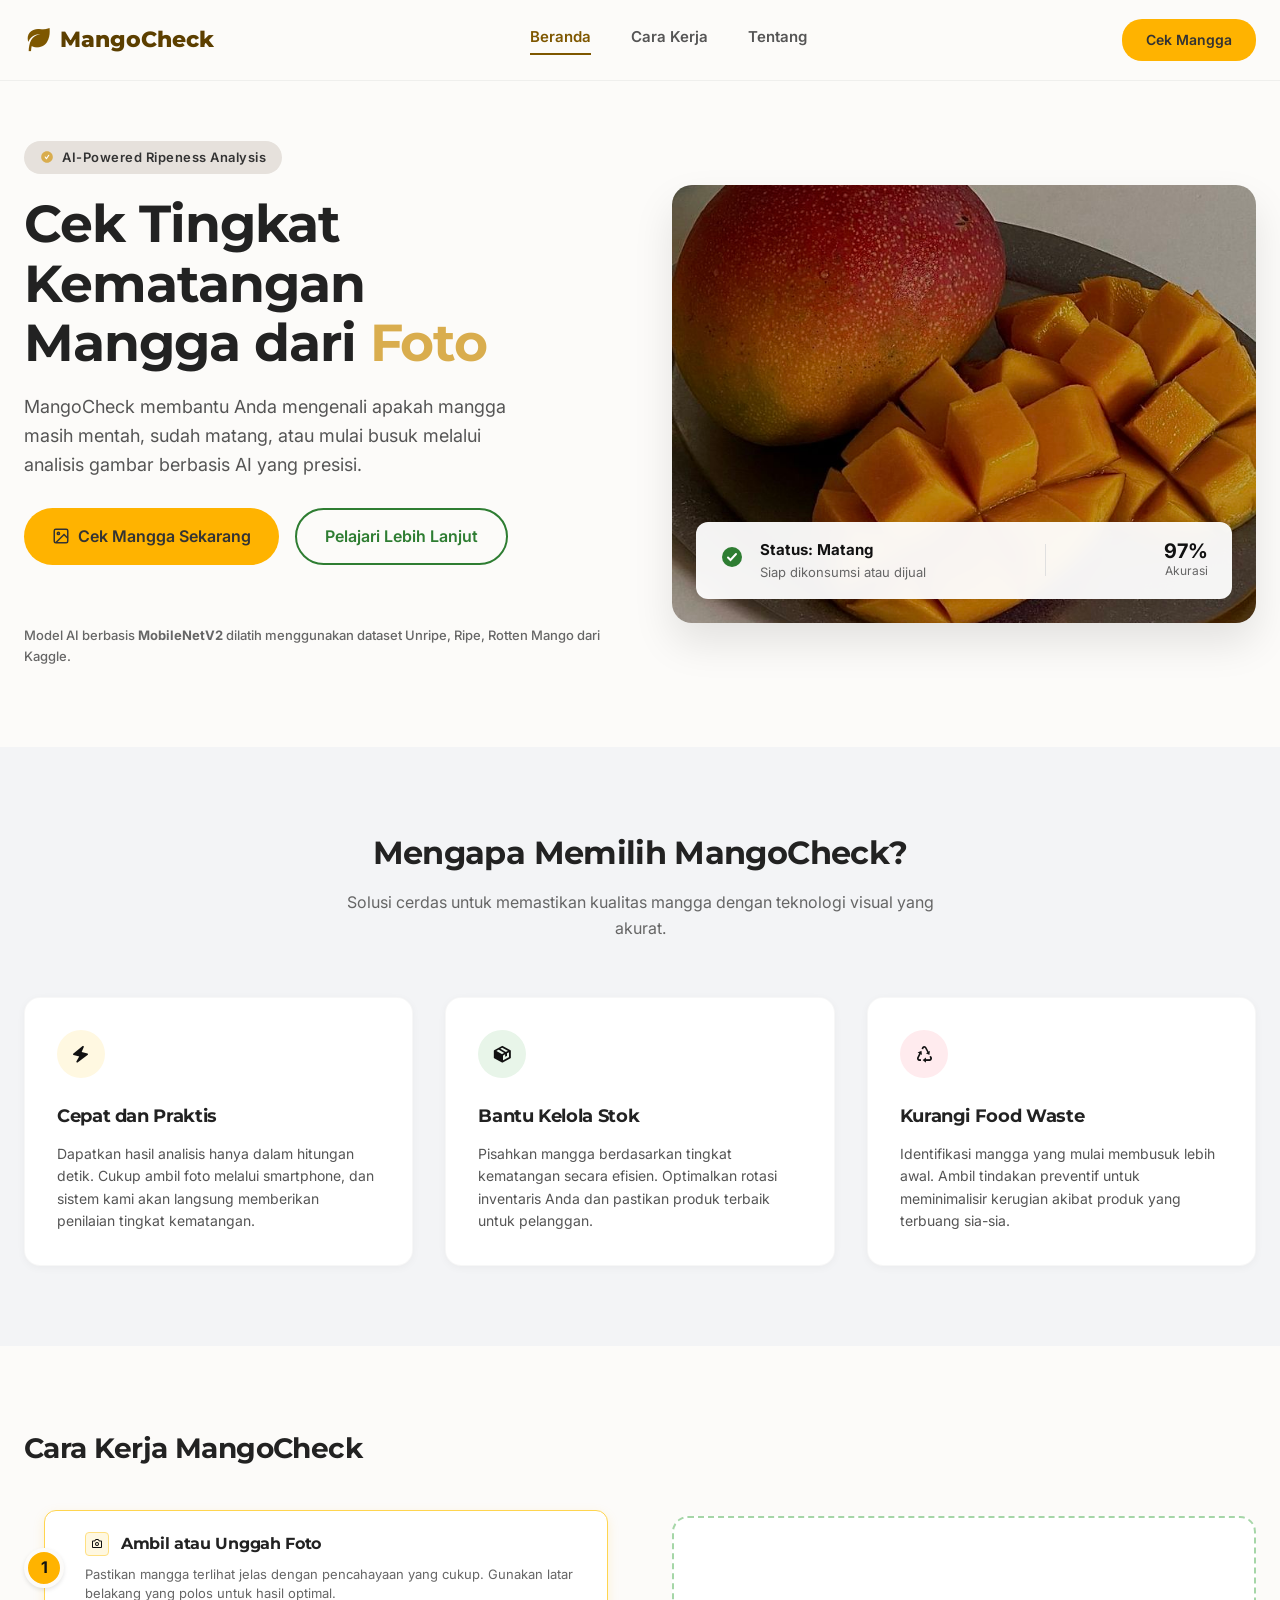
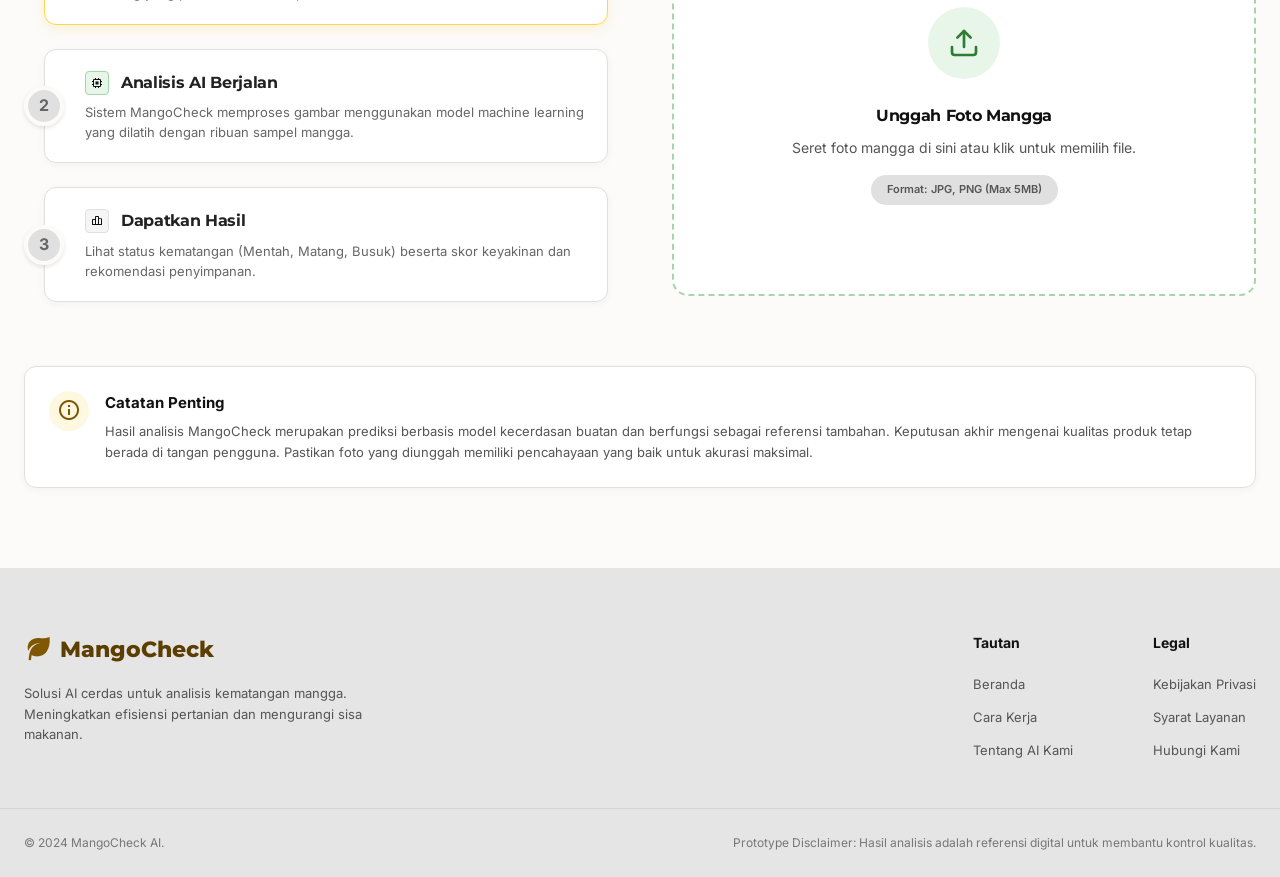
<file: Frontend/index.html>
<!DOCTYPE html>
<html lang="id">
<head>
    <meta charset="UTF-8">
    <meta name="viewport" content="width=device-width, initial-scale=1.0">
    <title>MangoCheck - Analisis Kematangan Mangga AI</title>
    <link rel="preconnect" href="https://fonts.googleapis.com">
    <link rel="preconnect" href="https://fonts.gstatic.com" crossorigin>
    <link href="https://fonts.googleapis.com/css2?family=Inter:wght@400;500;600;700&family=Montserrat:wght@600;700;800&display=swap" rel="stylesheet">
    <link href="https://unpkg.com/boxicons@2.1.4/css/boxicons.min.css" rel="stylesheet">
    <link rel="stylesheet" href="style.css">
</head>
<body>
    <!-- Header -->
    <header class="header">
        <div class="container header-content">
            <a href="index.html" class="logo">
                <i class='bx bxs-leaf' style='font-size: 28px; color: #7E5700;'></i>
                <span style="color: #5c3f00; font-family: var(--font-heading); font-weight: 800;">MangoCheck</span>
            </a>
            <nav class="nav-links">
                <a href="index.html" class="active">Beranda</a>
                <a href="upload.html">Cara Kerja</a>
                <a href="tentang.html">Tentang</a>
            </nav>
            <a href="upload.html" class="btn btn-primary" style="font-size: 14px; padding: 10px 24px; border-radius: 20px;">Cek Mangga</a>
        </div>
    </header>

    <main>
        <!-- Hero Section -->
        <section class="hero container">
            <div class="hero-text">
                <div class="badge-pill">
                    <svg width="14" height="14" viewBox="0 0 24 24" fill="none"><path d="M12 22C17.5228 22 22 17.5228 22 12C22 6.47715 17.5228 2 12 2C6.47715 2 2 6.47715 2 12C2 17.5228 6.47715 22 12 22Z" fill="#d9ad4e"/><path d="M15 9L11 15L9 12" stroke="#fff" stroke-width="2" stroke-linecap="round" stroke-linejoin="round"/></svg>
                    <span>AI-Powered Ripeness Analysis</span>
                </div>
                <h1>Cek Tingkat Kematangan<br>Mangga dari <span class="highlight-text">Foto</span></h1>
                <p>MangoCheck membantu Anda mengenali apakah mangga masih mentah, sudah matang, atau mulai busuk melalui analisis gambar berbasis AI yang presisi.</p>
                <div class="hero-buttons">
                    <a href="upload.html" class="btn btn-primary btn-icon" style="border-radius: 30px;">
                        <svg width="18" height="18" viewBox="0 0 24 24" fill="none" stroke="currentColor" stroke-width="2"><rect x="3" y="3" width="18" height="18" rx="2" ry="2"></rect><circle cx="8.5" cy="8.5" r="1.5"></circle><polyline points="21 15 16 10 5 21"></polyline></svg>
                        Cek Mangga Sekarang
                    </a>
                    <a href="tentang.html" class="btn btn-secondary" style="border-radius: 30px;">Pelajari Lebih Lanjut</a>
                </div>
                
                <div class="trusted-by">
                    <span>Model AI berbasis <strong>MobileNetV2</strong> dilatih menggunakan dataset <a href="https://www.kaggle.com/datasets/adrinbd/unripe-ripe-rotten-mango" target="_blank" style="color:var(--primary-color); text-decoration:none;">Unripe, Ripe, Rotten Mango</a> dari Kaggle.</span>
                </div>
            </div>
            
            <div class="hero-image-wrapper">
                <div class="hero-image">
                    <img src="mango-gallery1.jpeg" alt="Mangga Segar">
                    <div class="floating-badge-wide">
                        <div class="badge-wide-left">
                            <div class="status-icon"><svg viewBox="0 0 24 24" fill="none"><circle cx="12" cy="12" r="10" fill="#2E7D32"/><path d="M8 12.5L10.5 15L16 9" stroke="white" stroke-width="2" stroke-linecap="round"/></svg></div>
                            <div class="status-text">
                                <strong>Status: Matang</strong>
                                <span>Siap dikonsumsi atau dijual</span>
                            </div>
                        </div>
                        <div class="badge-wide-divider"></div>
                        <div class="badge-wide-right">
                            <strong>97%</strong>
                            <span>Akurasi</span>
                        </div>
                    </div>
                </div>
            </div>
        </section>

        <!-- Features Section -->
        <section class="features-wrapper">
            <div class="features container">
                <div class="section-header">
                    <h2>Mengapa Memilih MangoCheck?</h2>
                    <p>Solusi cerdas untuk memastikan kualitas mangga dengan teknologi visual yang akurat.</p>
                </div>
                <div class="feature-grid">
                <div class="feature-card">
                    <div class="icon-box yellow">
                        <i class='bx bxs-zap'></i>
                    </div>
                    <h3>Cepat dan Praktis</h3>
                    <p>Dapatkan hasil analisis hanya dalam hitungan detik. Cukup ambil foto melalui smartphone, dan sistem kami akan langsung memberikan penilaian tingkat kematangan.</p>
                </div>
                <div class="feature-card">
                    <div class="icon-box green">
                        <i class='bx bxs-package'></i>
                    </div>
                    <h3>Bantu Kelola Stok</h3>
                    <p>Pisahkan mangga berdasarkan tingkat kematangan secara efisien. Optimalkan rotasi inventaris Anda dan pastikan produk terbaik untuk pelanggan.</p>
                </div>
                <div class="feature-card">
                    <div class="icon-box red">
                        <i class='bx bx-recycle'></i>
                    </div>
                    <h3>Kurangi Food Waste</h3>
                    <p>Identifikasi mangga yang mulai membusuk lebih awal. Ambil tindakan preventif untuk meminimalisir kerugian akibat produk yang terbuang sia-sia.</p>
                </div>
            </div>    </div>
                </div>
            </div>
        </section>

        <!-- How It Works Summary -->
        <section class="how-it-works container">
            <div class="section-header left-align" style="margin-bottom: 40px;">
                <h2 style="font-size: 28px;">Cara Kerja MangoCheck</h2>
            </div>
            <div class="upload-container">
                <div class="steps-cards-list">
                    <!-- Step 1 -->
                    <div class="step-card-wrapper active">
                        <div class="step-card-circle active">1</div>
                        <div class="step-card">
                            <div class="step-card-header">
                                <div class="step-small-icon yellow"><i class='bx bx-camera'></i></div>
                                <h4>Ambil atau Unggah Foto</h4>
                            </div>
                            <p>Pastikan mangga terlihat jelas dengan pencahayaan yang cukup. Gunakan latar belakang yang polos untuk hasil optimal.</p>
                        </div>
                    </div>
                    <!-- Step 2 -->
                    <div class="step-card-wrapper">
                        <div class="step-card-circle">2</div>
                        <div class="step-card">
                            <div class="step-card-header">
                                <div class="step-small-icon green"><i class='bx bx-chip'></i></div>
                                <h4>Analisis AI Berjalan</h4>
                            </div>
                            <p>Sistem MangoCheck memproses gambar menggunakan model machine learning yang dilatih dengan ribuan sampel mangga.</p>
                        </div>
                    </div>
                    <!-- Step 3 -->
                    <div class="step-card-wrapper">
                        <div class="step-card-circle">3</div>
                        <div class="step-card">
                            <div class="step-card-header">
                                <div class="step-small-icon gray"><i class='bx bx-bar-chart-alt-2'></i></div>
                                <h4>Dapatkan Hasil</h4>
                            </div>
                            <p>Lihat status kematangan (Mentah, Matang, Busuk) beserta skor keyakinan dan rekomendasi penyimpanan.</p>
                        </div>
                    </div>
                </div>
                
                <div class="upload-area" id="dropzone" onclick="window.location.href='upload.html'" style="cursor: pointer;">
                    <div class="upload-placeholder">
                        <div class="upload-icon">
                            <svg width="32" height="32" viewBox="0 0 24 24" fill="none" stroke="#2E7D32" stroke-width="2" stroke-linecap="round" stroke-linejoin="round"><path d="M21 15v4a2 2 0 0 1-2 2H5a2 2 0 0 1-2-2v-4"></path><polyline points="17 8 12 3 7 8"></polyline><line x1="12" y1="3" x2="12" y2="15"></line></svg>
                        </div>
                        <h3 style="font-size: 16px; margin-bottom: 8px;">Unggah Foto Mangga</h3>
                        <p style="font-size: 14px; margin-bottom: 16px; color: #555;">Seret foto mangga di sini atau klik untuk memilih file.</p>
                        <span class="format-hint">Format: JPG, PNG (Max 5MB)</span>
                    </div>
                </div>
            </div>
            
            <div class="info-banner" style="margin-top: 64px;">
                <div class="info-icon">
                    <i class='bx bx-info-circle' style='font-size: 24px; color: #7E5700;'></i>
                </div>
                <div class="info-text">
                    <strong>Catatan Penting</strong>
                    <p>Hasil analisis MangoCheck merupakan prediksi berbasis model kecerdasan buatan dan berfungsi sebagai referensi tambahan. Keputusan akhir mengenai kualitas produk tetap berada di tangan pengguna. Pastikan foto yang diunggah memiliki pencahayaan yang baik untuk akurasi maksimal.</p>
                </div>
            </div>
        </section>
    </main>

    <!-- Footer -->
    <footer class="footer">
        <div class="container footer-content">
            <div class="footer-brand">
                <a href="index.html" class="logo">
                    <i class='bx bxs-leaf' style='font-size: 28px; color: #7E5700;'></i>
                    <span style="color: #5c3f00; font-family: var(--font-heading); font-weight: 800;">MangoCheck</span>
                </a>
                <p>Solusi AI cerdas untuk analisis kematangan mangga. Meningkatkan efisiensi pertanian dan mengurangi sisa makanan.</p>
            </div>
            <div class="footer-links">
                <div class="link-group">
                    <strong>Tautan</strong>
                    <a href="index.html">Beranda</a>
                    <a href="upload.html">Cara Kerja</a>
                    <a href="tentang.html">Tentang AI Kami</a>
                </div>
                <div class="link-group">
                    <strong>Legal</strong>
                    <a href="#">Kebijakan Privasi</a>
                    <a href="#">Syarat Layanan</a>
                    <a href="#">Hubungi Kami</a>
                </div>
            </div>
        </div>
        <div class="container footer-bottom">
            <p>&copy; 2024 MangoCheck AI.</p>
            <p class="disclaimer">Prototype Disclaimer: Hasil analisis adalah referensi digital untuk membantu kontrol kualitas.</p>
        </div>
    </footer>
</body>
</html>
</file>
<file: Frontend/style.css>
/* style.css */
:root {
  --surface: #FCFBF9; /* Sangat terang beige/warm gray untuk background utama */
  --surface-container-low: #F3F4F6; /* Abu-abu muda untuk section features */
  --surface-container: #f0eded;
  --on-surface: #111111;
  
  --primary: #FFB300;
  --on-primary: #333333;
  
  --secondary: #2E7D32;
  --on-secondary: #ffffff;
  
  --error: #C62828;
  --error-bg: #FFEBEE;
  
  /* Status Colors */
  --status-unripe-bg: #E0E0E0;
  --status-unripe-text: #616161;
  --status-ripe-bg: #E8F5E9;
  --status-ripe-text: #2E7D32;
  --status-rotten-bg: #FFEBEE;
  --status-rotten-text: #C62828;
  
  /* Typography */
  --font-heading: 'Montserrat', sans-serif;
  --font-body: 'Inter', sans-serif;
  
  /* Spacing */
  --container-max: 1280px;
  --gutter: 24px;
  --section-gap: 80px;
  
  /* Radii */
  --radius-sm: 8px;
  --radius-lg: 16px;
  --radius-full: 9999px;
  
  /* Shadows */
  --shadow-sm: 0 2px 8px rgba(0, 0, 0, 0.04);
  --shadow-ambient: 0 4px 20px rgba(0, 0, 0, 0.06);
  --shadow-hover: 0 12px 32px rgba(0, 0, 0, 0.08);
}

* { box-sizing: border-box; margin: 0; padding: 0; }

body {
  font-family: var(--font-body);
  color: var(--on-surface);
  background-color: var(--surface);
  line-height: 1.6;
  -webkit-font-smoothing: antialiased;
}

h1, h2, h3, h4, .page-title {
  font-family: var(--font-heading);
  font-weight: 700;
  letter-spacing: -0.02em;
}

.container {
  max-width: var(--container-max);
  margin: 0 auto;
  padding: 0 var(--gutter);
}

.hidden { display: none !important; }

/* Header */
.header {
  background-color: rgba(252, 251, 249, 0.9);
  backdrop-filter: blur(10px);
  position: sticky;
  top: 0;
  z-index: 100;
  border-bottom: 1px solid rgba(0,0,0,0.05);
}

.header-content {
  display: flex;
  align-items: center;
  justify-content: space-between;
  height: 80px;
}

.logo {
  display: flex;
  align-items: center;
  gap: 8px;
  text-decoration: none;
  font-size: 22px;
}

.nav-links {
  display: flex;
  gap: 40px;
}

.nav-links a {
  text-decoration: none;
  color: #555;
  font-weight: 600;
  font-size: 15px;
  border-bottom: 2px solid transparent;
  padding-bottom: 4px;
  transition: all 0.2s;
}

.nav-links a:hover, .nav-links a.active {
  color: #7E5700;
  border-color: #7E5700;
}

/* Buttons */
.btn {
  font-family: var(--font-body);
  font-weight: 600;
  font-size: 16px;
  padding: 14px 28px;
  cursor: pointer;
  border: none;
  transition: transform 0.2s, box-shadow 0.2s;
  display: inline-flex;
  align-items: center;
  justify-content: center;
  gap: 8px;
  text-decoration: none;
}

.btn:hover {
  transform: translateY(-2px);
  box-shadow: var(--shadow-ambient);
}

.btn-primary {
  background-color: var(--primary);
  color: var(--on-primary);
}

.btn-secondary {
  background-color: transparent;
  border: 2px solid var(--secondary);
  color: var(--secondary);
}

.btn-sm {
  padding: 10px 20px;
  font-size: 14px;
  border-radius: 20px;
}

/* Hero Section */
.hero {
  display: grid;
  grid-template-columns: 1fr 1fr;
  gap: 64px;
  align-items: center;
  padding-top: 60px;
  padding-bottom: 80px;
}

.hero-text {
  display: flex;
  flex-direction: column;
  gap: 20px;
  align-items: flex-start;
}

.badge-pill {
  display: inline-flex;
  align-items: center;
  gap: 8px;
  background-color: #E6E1DC;
  color: #333;
  padding: 6px 16px;
  border-radius: var(--radius-full);
  font-size: 13px;
  font-weight: 600;
  letter-spacing: 0.5px;
}

.hero-text h1 {
  font-size: 52px;
  line-height: 1.15;
  color: #222;
}

.hero-text h1 .highlight-text {
  color: #d9ad4e;
}

.hero-text p {
  font-size: 18px;
  color: #555;
  max-width: 500px;
  margin-bottom: 8px;
  line-height: 1.6;
}

.hero-buttons {
  display: flex;
  gap: 16px;
  margin-bottom: 24px;
}

.trusted-by {
  display: flex;
  align-items: center;
  gap: 16px;
  margin-top: 16px;
}

.avatars {
  display: flex;
}

.avatar {
  width: 32px;
  height: 32px;
  border-radius: 50%;
  background-color: #ddd;
  border: 2px solid var(--surface);
  margin-left: -10px;
  display: flex;
  align-items: center;
  justify-content: center;
  font-size: 12px;
  font-weight: bold;
  color: #555;
}
.avatar:first-child { margin-left: 0; background-color: #E0E0E0; }
.avatar:nth-child(2) { background-color: #EEEEEE; }
.avatar:nth-child(3) { background-color: #F5F5F5; }

.trusted-by span {
  font-size: 13px;
  color: #666;
  font-weight: 500;
}

.hero-image-wrapper {
  position: relative;
}

.hero-image {
  position: relative;
  border-radius: 20px;
  overflow: hidden;
  box-shadow: 0 20px 40px rgba(0,0,0,0.1);
}

.hero-image img {
  width: 100%;
  height: 100%;
  object-fit: cover;
  display: block;
  aspect-ratio: 4/3;
}

.floating-badge-wide {
  position: absolute;
  bottom: 24px;
  left: 24px;
  right: 24px;
  background: rgba(255,255,255,0.95);
  backdrop-filter: blur(10px);
  padding: 16px 24px;
  border-radius: 12px;
  display: flex;
  align-items: center;
  justify-content: space-between;
  box-shadow: var(--shadow-sm);
}

.badge-wide-left {
  display: flex;
  align-items: center;
  gap: 16px;
}

.status-icon svg { width: 24px; height: 24px; }

.status-text {
  display: flex;
  flex-direction: column;
}

.status-text strong { font-size: 15px; color: #111; }
.status-text span { font-size: 13px; color: #666; }

.badge-wide-divider {
  width: 1px;
  height: 32px;
  background-color: #E0E0E0;
  margin: 0 16px;
}

.badge-wide-right {
  text-align: right;
  display: flex;
  flex-direction: column;
}

.badge-wide-right strong { font-size: 20px; color: #111; line-height: 1; }
.badge-wide-right span { font-size: 12px; color: #666; }

/* Features */
.features-wrapper {
  background-color: var(--surface-container-low);
  padding: 80px 0;
}

.section-header {
  text-align: center;
  margin-bottom: 56px;
  max-width: 600px;
  margin-inline: auto;
}

.section-header.left-align {
  text-align: left;
  margin-inline: 0;
}

.section-header h2 {
  font-size: 32px;
  color: #222;
  margin-bottom: 12px;
}
.section-header p {
  color: #666;
}

.feature-grid {
  display: grid;
  grid-template-columns: repeat(3, 1fr);
  gap: 32px;
}

.feature-card {
  background: white;
  padding: 32px;
  border-radius: 16px;
  box-shadow: var(--shadow-sm);
  transition: transform 0.2s, box-shadow 0.2s;
  border: 1px solid rgba(0,0,0,0.03);
}

.feature-card:hover {
  transform: translateY(-4px);
  box-shadow: var(--shadow-ambient);
}

.icon-box {
  width: 48px;
  height: 48px;
  border-radius: 50%;
  display: flex;
  align-items: center;
  justify-content: center;
  font-size: 20px;
  margin-bottom: 24px;
}
.icon-box.yellow { background-color: #FFF8E1; }
.icon-box.green { background-color: #E8F5E9; }
.icon-box.red { background-color: #FFEBEE; }

.feature-card h3 {
  font-size: 18px;
  margin-bottom: 12px;
  color: #222;
}
.feature-card p {
  font-size: 14px;
  color: #555;
  line-height: 1.6;
}

/* How It Works & Upload */
.how-it-works {
  padding-top: 80px;
  padding-bottom: 80px;
}

.upload-container {
  display: grid;
  grid-template-columns: 1fr 1fr;
  gap: 64px;
  align-items: center;
}

.steps-cards-list {
  display: flex;
  flex-direction: column;
  gap: 24px;
  position: relative;
}

.step-card-wrapper {
  display: flex;
  align-items: center;
  position: relative;
  margin-left: 20px;
}

.step-card-circle {
  position: absolute;
  left: -20px;
  width: 40px;
  height: 40px;
  border-radius: 50%;
  background-color: #E0E0E0;
  color: #666;
  display: flex;
  align-items: center;
  justify-content: center;
  font-weight: 700;
  font-size: 16px;
  z-index: 2;
  box-shadow: 0 2px 4px rgba(0,0,0,0.1);
  border: 4px solid var(--surface);
}

.step-card-circle.active {
  background-color: var(--primary);
  color: #111;
}

.step-card {
  background: white;
  border: 1px solid #E0E0E0;
  border-radius: 12px;
  padding: 20px 20px 20px 40px; /* Extra padding on left for circle */
  width: 100%;
  box-shadow: var(--shadow-sm);
  transition: all 0.2s;
}

.step-card-wrapper.active .step-card {
  border-color: #FFD54F;
  box-shadow: 0 4px 12px rgba(255, 179, 0, 0.15);
}

.step-card-header {
  display: flex;
  align-items: center;
  gap: 12px;
  margin-bottom: 8px;
}

.step-small-icon {
  width: 24px;
  height: 24px;
  border-radius: 4px;
  display: flex;
  align-items: center;
  justify-content: center;
  font-size: 12px;
}
.step-small-icon.yellow { background-color: #FFF8E1; border: 1px solid #FFE082; }
.step-small-icon.green { background-color: #E8F5E9; border: 1px solid #A5D6A7; }
.step-small-icon.gray { background-color: #F5F5F5; border: 1px solid #E0E0E0; }

.step-card h4 {
  font-size: 16px;
  color: #222;
}

.step-card p {
  color: #666;
  font-size: 13px;
  line-height: 1.5;
}

.upload-area {
  background-color: white;
  border: 2px dashed #A5D6A7;
  border-radius: 16px;
  display: flex;
  flex-direction: column;
  align-items: center;
  justify-content: center;
  padding: 48px 32px;
  text-align: center;
  transition: all 0.2s;
  min-height: 380px;
  position: relative;
}

.upload-area:hover, .upload-area.dragover {
  background-color: #F1F8E9;
  border-color: var(--secondary);
}

.upload-icon {
  background-color: #E8F5E9;
  width: 72px;
  height: 72px;
  border-radius: 50%;
  display: flex;
  align-items: center;
  justify-content: center;
  margin: 0 auto 24px;
}

.format-hint {
  display: inline-block;
  background-color: #E0E0E0;
  padding: 6px 16px;
  border-radius: 20px;
  font-size: 11px;
  font-weight: 600;
  color: #555;
}

.preview-area {
  width: 100%;
  height: 100%;
  display: flex;
  flex-direction: column;
  align-items: center;
  justify-content: center;
}

.preview-area img {
  max-width: 100%;
  max-height: 280px;
  border-radius: 8px;
  object-fit: contain;
  box-shadow: var(--shadow-sm);
}

/* Loading State */
.loading-area {
  display: flex;
  flex-direction: column;
  align-items: center;
  justify-content: center;
}

.spinner {
  width: 48px;
  height: 48px;
  border: 4px solid var(--surface-container);
  border-top-color: var(--secondary);
  border-radius: 50%;
  animation: spin 1s linear infinite;
}

@keyframes spin { 100% { transform: rotate(360deg); } }

/* Info Banner */
.info-banner {
  background-color: white;
  border: 1px solid #E0E0E0;
  border-radius: 12px;
  padding: 24px;
  display: flex;
  gap: 16px;
  box-shadow: var(--shadow-sm);
}

.info-banner .info-icon {
  background-color: #FFF8E1;
  width: 40px;
  height: 40px;
  border-radius: 50%;
  display: flex;
  align-items: center;
  justify-content: center;
  flex-shrink: 0;
}

.info-text strong { display: block; margin-bottom: 6px; font-size: 15px; }
.info-text p { font-size: 13px; color: #555; line-height: 1.6; }

/* Result View */
.btn-back {
  background: none;
  border: none;
  display: flex;
  align-items: center;
  gap: 8px;
  font-family: var(--font-body);
  font-weight: 600;
  color: #555;
  cursor: pointer;
  padding: 24px 0 16px;
}

.result-layout {
  display: grid;
  grid-template-columns: 1fr 1fr;
  gap: 48px;
  margin-bottom: 48px;
}

.result-image-card {
  border-radius: 16px;
  overflow: hidden;
  box-shadow: var(--shadow-ambient);
  background-color: white;
  display: flex;
  align-items: center;
  justify-content: center;
  padding: 16px;
}

.result-image-card img {
  width: 100%;
  max-height: 440px;
  object-fit: contain;
  border-radius: 8px;
}

.result-details {
  display: flex;
  flex-direction: column;
  gap: 24px;
}

.analysis-card {
  background: white;
  border-radius: 16px;
  padding: 32px;
  border: 1px solid rgba(0,0,0,0.05);
  box-shadow: var(--shadow-ambient);
}

.status-header { margin-bottom: 32px; }

.label {
  display: block;
  font-size: 13px;
  font-weight: 600;
  color: #777;
  margin-bottom: 12px;
  text-transform: uppercase;
  letter-spacing: 0.5px;
}

.status-badge {
  display: inline-flex;
  align-items: center;
  gap: 8px;
  padding: 8px 20px;
  border-radius: var(--radius-full);
  font-weight: 700;
  font-size: 22px;
  font-family: var(--font-heading);
}

.status-badge.ripe { background-color: var(--status-ripe-bg); color: var(--status-ripe-text); }
.status-badge.unripe { background-color: var(--status-unripe-bg); color: var(--status-unripe-text); }
.status-badge.rotten { background-color: var(--status-rotten-bg); color: var(--status-rotten-text); }

.confidence-section {
  border-top: 1px solid #E0E0E0;
  padding-top: 24px;
}

.confidence-header {
  display: flex;
  justify-content: space-between;
  align-items: baseline;
  margin-bottom: 16px;
}

.data-num {
  font-family: var(--font-body);
  font-size: 24px;
  font-weight: 700;
  color: var(--secondary);
}

.progress-track {
  width: 100%;
  height: 10px;
  background-color: #E0E0E0;
  border-radius: var(--radius-full);
  overflow: hidden;
}

.progress-fill {
  height: 100%;
  background-color: var(--secondary);
  border-radius: var(--radius-full);
  transition: width 1s ease-out;
}

.recommendations-grid {
  display: grid;
  grid-template-columns: 1fr;
  gap: 16px;
}

.rec-card {
  background: white;
  border: 1px solid rgba(0,0,0,0.05);
  border-radius: 12px;
  padding: 20px;
  display: flex;
  gap: 16px;
  box-shadow: var(--shadow-sm);
}

.rec-icon {
  width: 40px;
  height: 40px;
  background-color: #FFF8E1;
  border-radius: 8px;
  display: flex;
  align-items: center;
  justify-content: center;
  font-size: 20px;
  flex-shrink: 0;
}

.rec-content strong {
  display: block;
  font-size: 15px;
  margin-bottom: 6px;
  color: #222;
}

.rec-content p {
  font-size: 14px;
  color: #666;
  line-height: 1.5;
}

.alert-warning {
  background-color: #FFF3E0;
  border: 1px solid #FFCC80;
  border-radius: 8px;
  padding: 16px;
  display: flex;
  gap: 12px;
  color: #E65100;
}
.alert-warning strong {
  display: block;
  margin-bottom: 4px;
  font-size: 14px;
}
.alert-warning p { font-size: 13px; }

/* Footer */
.footer {
  background-color: #E5E5E5;
  padding: 64px 0 24px;
}

.footer-content {
  display: grid;
  grid-template-columns: 1fr 2fr;
  gap: 64px;
  margin-bottom: 48px;
}

.footer-brand .logo {
  margin-bottom: 16px;
  color: #333;
}

.footer-brand p {
  color: #555;
  font-size: 13px;
  line-height: 1.6;
}

.footer-links {
  display: flex;
  gap: 80px;
  justify-content: flex-end;
}

.link-group {
  display: flex;
  flex-direction: column;
  gap: 12px;
}

.link-group strong {
  margin-bottom: 8px;
  color: #111;
  font-size: 14px;
}

.link-group a {
  text-decoration: none;
  color: #555;
  font-size: 13px;
}

.link-group a:hover { color: var(--primary); }

.footer-bottom {
  border-top: 1px solid #D4D4D4;
  padding-top: 24px;
  display: flex;
  justify-content: space-between;
  font-size: 12px;
  color: #777;
}

/* Utils */
.text-center { text-align: center; }

/* Responsive Grid */
.steps-grid {
  display: grid;
  grid-template-columns: repeat(4, 1fr);
  gap: 24px;
}

/* Media Queries */
@media (max-width: 900px) {
  .hero, .upload-container, .result-layout, .footer-content {
    grid-template-columns: 1fr;
    gap: 40px;
  }
  
  .feature-grid { grid-template-columns: 1fr; gap: 24px; }
  .steps-grid { grid-template-columns: repeat(2, 1fr); }
  
  .hero-text h1 { font-size: 40px; }
  .footer-links { justify-content: flex-start; gap: 40px; }
}

@media (max-width: 600px) {
  .nav-links { display: none; }
  .steps-grid { grid-template-columns: 1fr; }
  .hero-buttons { flex-direction: column; width: 100%; }
  .hero-buttons .btn { width: 100%; }
  
  .footer-bottom {
    flex-direction: column;
    gap: 12px;
    align-items: center;
    text-align: center;
  }
}

/* Page Specific Utility Overrides */
.page-upload .upload-container-standalone {
  width: 100%;
  max-width: 800px;
  margin: 0 auto;
}
.page-tentang .hero {
  padding-top: 0;
  padding-bottom: 0;
}
</file>
